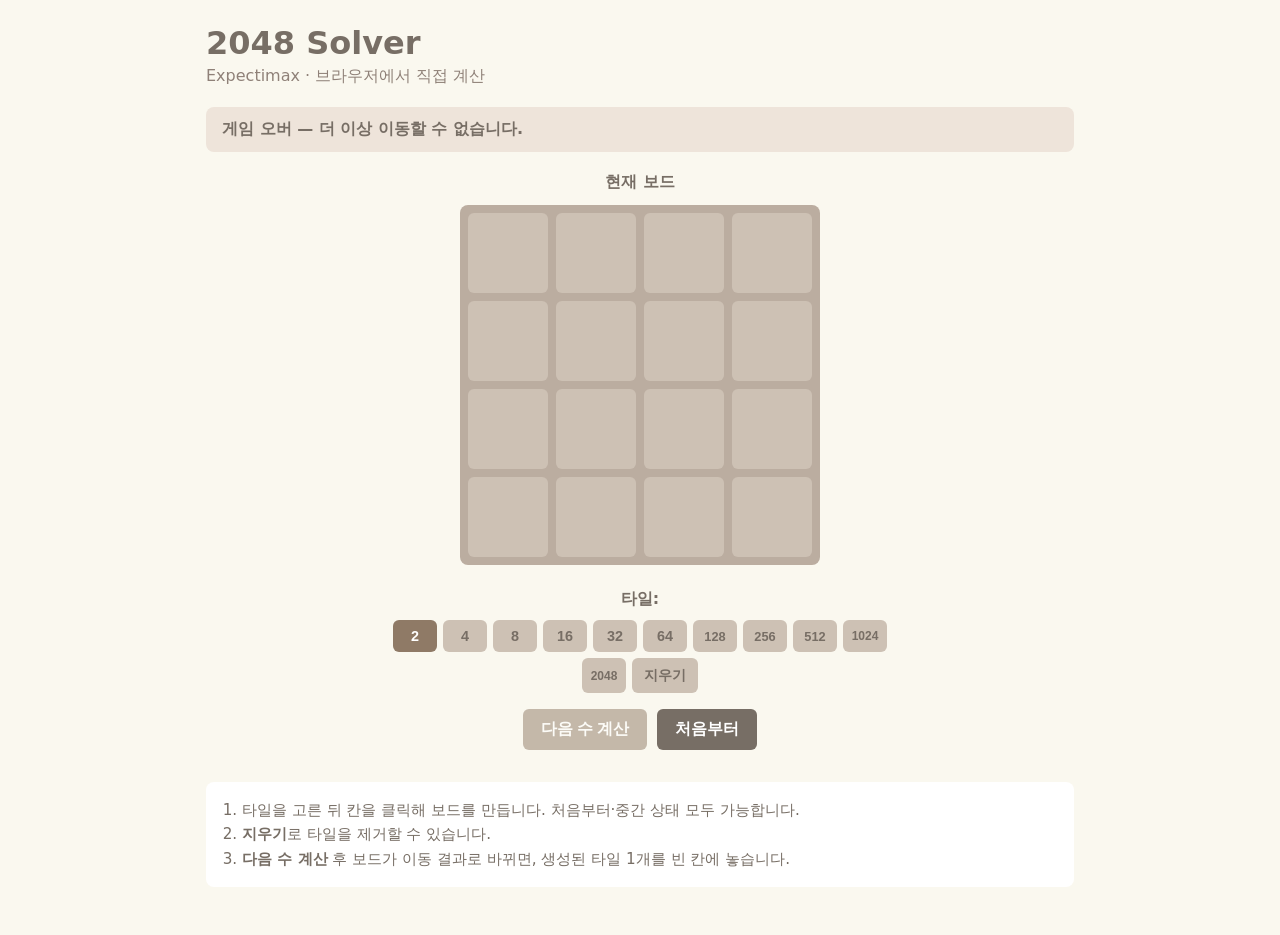
<file: web/index.html>
<!DOCTYPE html>
<html lang="ko">
<head>
  <meta charset="UTF-8">
  <meta name="viewport" content="width=device-width, initial-scale=1.0">
  <title>2048 Solver</title>
  <link rel="stylesheet" href="static/style.css">
</head>
<body>
  <main class="container">
    <header>
      <h1>2048 Solver</h1>
      <p class="subtitle">Expectimax · 브라우저에서 직접 계산</p>
    </header>

    <section class="status" id="status">칸을 클릭해 보드를 설정하세요. 중간 상태에서 시작해도 됩니다.</section>

    <div class="boards">
      <div class="board-panel">
        <h2>현재 보드</h2>
        <div class="grid" id="current-grid"></div>
        <p class="recommendation" id="recommendation" hidden></p>
      </div>
    </div>

    <section class="controls">
      <div class="tile-picker" id="tile-picker">
        <span class="tile-picker-label">타일:</span>
        <div class="tile-picker-buttons" id="tile-picker-buttons"></div>
      </div>
      <div class="actions">
        <button type="button" id="solve-btn" disabled>다음 수 계산</button>
        <button type="button" id="reset-btn">처음부터</button>
      </div>
    </section>

    <section class="help">
      <ol>
        <li>타일을 고른 뒤 칸을 클릭해 보드를 만듭니다. 처음부터·중간 상태 모두 가능합니다.</li>
        <li><strong>지우기</strong>로 타일을 제거할 수 있습니다.</li>
        <li><strong>다음 수 계산</strong> 후 보드가 이동 결과로 바뀌면, 생성된 타일 1개를 빈 칸에 놓습니다.</li>
      </ol>
    </section>
  </main>

  <script src="static/solver.js"></script>
  <script src="static/app.js"></script>
</body>
</html>
</file>
<file: web/static/style.css>
* {
  box-sizing: border-box;
}

:root {
  --grid-size: 80px;
  --grid-gap: 8px;
  --grid-padding: 8px;
  --board-width: calc(var(--grid-size) * 4 + var(--grid-gap) * 3 + var(--grid-padding) * 2);
}

body {
  margin: 0;
  font-family: system-ui, -apple-system, sans-serif;
  background: #faf8ef;
  color: #776e65;
}

.container {
  max-width: 900px;
  margin: 0 auto;
  padding: 24px 16px 48px;
}

header h1 {
  margin: 0 0 4px;
  font-size: 2rem;
}

.subtitle {
  margin: 0;
  color: #8f8178;
}

.status {
  margin: 20px 0;
  padding: 12px 16px;
  background: #eee4da;
  border-radius: 8px;
  font-weight: 600;
}

.boards {
  display: flex;
  flex-wrap: wrap;
  gap: 24px;
  justify-content: center;
  align-items: flex-start;
}

.board-panel {
  display: flex;
  flex-direction: column;
  align-items: center;
  width: var(--board-width);
}

.board-panel h2 {
  margin: 0 0 12px;
  font-size: 1rem;
  text-align: center;
}

.grid {
  display: grid;
  grid-template-columns: repeat(4, var(--grid-size));
  grid-template-rows: repeat(4, var(--grid-size));
  gap: var(--grid-gap);
  padding: var(--grid-padding);
  background: #bbada0;
  border-radius: 8px;
  width: var(--board-width);
}

.cell {
  display: flex;
  align-items: center;
  justify-content: center;
  border-radius: 6px;
  background: #cdc1b4;
  font-size: 1.4rem;
  font-weight: 700;
  cursor: pointer;
  user-select: none;
}

.cell.empty:hover {
  background: #d8cfc4;
}

.cell.disabled {
  cursor: default;
}

.cell.disabled.empty:hover {
  background: #cdc1b4;
}

.cell.v2 { background: #eee4da; }
.cell.v4 { background: #ede0c8; }
.cell.v8 { background: #f2b179; color: #fff; }
.cell.v16 { background: #f59563; color: #fff; }
.cell.v32 { background: #f67c5f; color: #fff; }
.cell.v64 { background: #f65e3b; color: #fff; }
.cell.v128 { background: #edcf72; color: #fff; font-size: 1.1rem; }
.cell.v256 { background: #edcc61; color: #fff; font-size: 1.1rem; }
.cell.v512 { background: #edc850; color: #fff; font-size: 1.1rem; }
.cell.v1024 { background: #edc53f; color: #fff; font-size: 0.95rem; }
.cell.v2048 { background: #edc22e; color: #fff; font-size: 0.95rem; }

.recommendation {
  margin: 12px 0 0;
  width: 100%;
  max-width: var(--board-width);
  text-align: center;
  font-size: 0.95rem;
  font-weight: 700;
  line-height: 1.4;
  word-break: keep-all;
  overflow-wrap: break-word;
}

.controls {
  margin-top: 24px;
  display: flex;
  flex-direction: column;
  gap: 16px;
  align-items: center;
}

.tile-picker {
  display: flex;
  flex-direction: column;
  align-items: center;
  gap: 10px;
  width: 100%;
  max-width: 520px;
}

.tile-picker-label {
  font-weight: 700;
}

.tile-picker-buttons {
  display: flex;
  flex-wrap: wrap;
  gap: 6px;
  justify-content: center;
}

.value-btn {
  border: none;
  border-radius: 6px;
  padding: 8px 12px;
  font-size: 0.9rem;
  font-weight: 700;
  cursor: pointer;
  background: #cdc1b4;
  color: #776e65;
  min-width: 44px;
}

.value-btn.tile-v128,
.value-btn.tile-v256,
.value-btn.tile-v512 {
  font-size: 0.8rem;
  padding: 8px 10px;
}

.value-btn.tile-v1024,
.value-btn.tile-v2048 {
  font-size: 0.75rem;
  padding: 8px 8px;
}

.actions {
  display: flex;
  flex-wrap: wrap;
  gap: 10px;
  justify-content: center;
}

.actions button {
  border: none;
  border-radius: 6px;
  padding: 10px 18px;
  font-size: 1rem;
  font-weight: 700;
  cursor: pointer;
  background: #8f7a66;
  color: #fff;
}

.value-btn.active {
  background: #8f7a66;
  color: #fff;
}

.value-btn.erase-btn.active {
  background: #c9534a;
  color: #fff;
}

.actions button:disabled {
  opacity: 0.5;
  cursor: not-allowed;
}

#reset-btn {
  background: #776e65;
}

.grid.spawn-pending {
  outline: 3px solid #f2b179;
  outline-offset: 2px;
}

.cell.spawn-target {
  box-shadow: inset 0 0 0 2px #f59563;
}

.cell.editable:not(.empty):hover,
.cell.spawn-target:hover {
  outline: 2px solid #8f7a66;
  outline-offset: -2px;
}

.help {
  margin-top: 32px;
  padding: 16px;
  background: #fff;
  border-radius: 8px;
  font-size: 0.95rem;
  line-height: 1.6;
}

.help ol {
  margin: 0;
  padding-left: 20px;
}

@media (max-width: 600px) {
  :root {
    --grid-size: 64px;
  }

  .cell {
    font-size: 1.1rem;
  }
}
</file>
